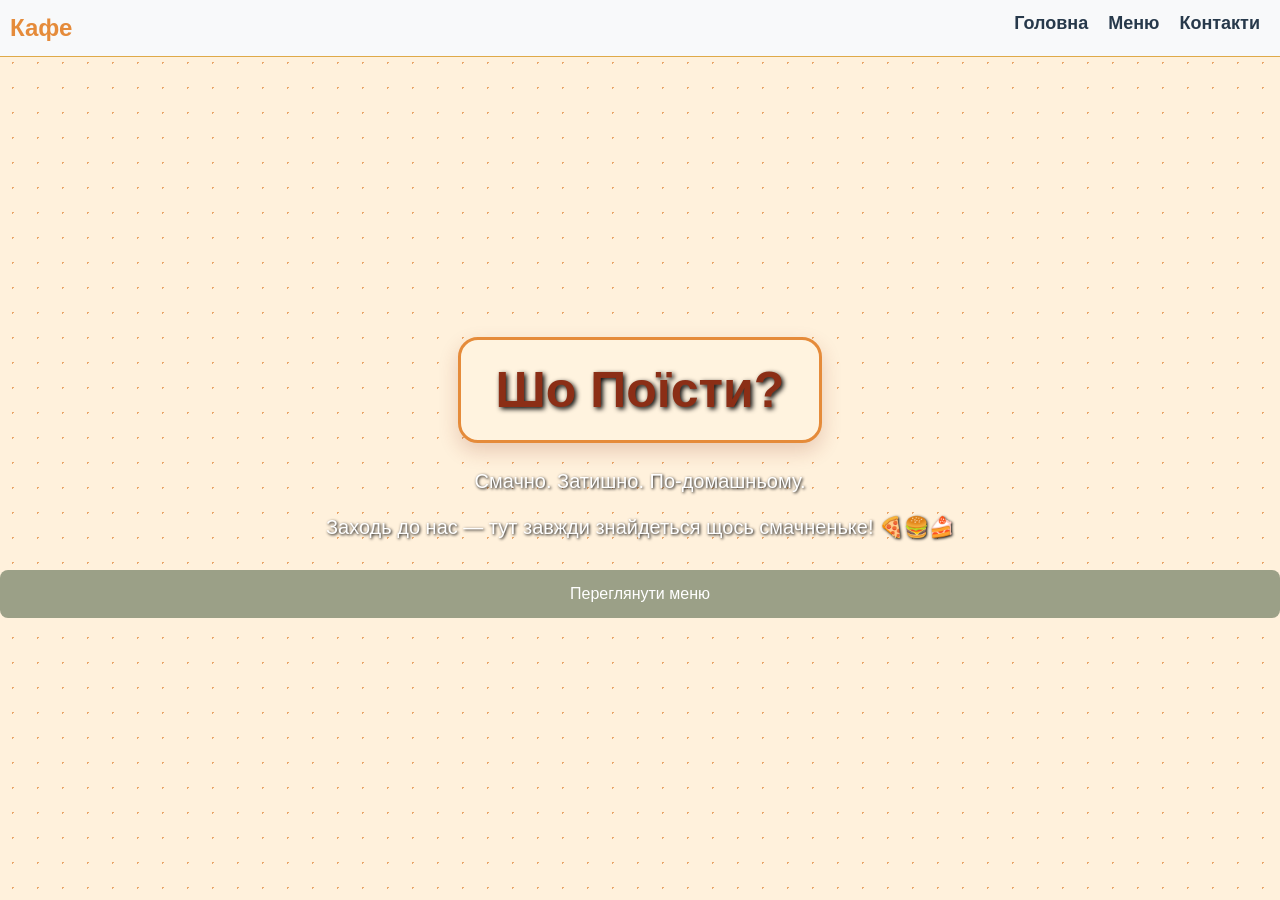
<file: index.html>
<!DOCTYPE html>
<html lang="uk">
<head>
    <meta charset="UTF-8">
    <meta name="viewport" content="width=device-width, initial-scale=1.0">
    <title>Реліз</title>
    <link href="https://cdn.jsdelivr.net/npm/bootstrap@5.3.2/dist/css/bootstrap.min.css" rel="stylesheet">
    <link rel="stylesheet" href="style.css"> 
</head> 

<body> 

<header class="topbar"> 
    <a class="logo" href=index.html>Кафе </a>
<nav class="nav"> 
<a href="Index.html">Головна</a>
<a href="mems.html">Меню
</a>
<a href="contacts.html">Контакти</a> 
</a>

</nav>
</header>
<main> 
  <div class="hero"> 
    <h1>Шо Поїсти?</h1> 
    <p> Смачно. Затишно. По-домашньому. </p>
     <p> Заходь до нас — тут завжди знайдеться щось смачненьке! 🍕🍔🍰 </p>
     <a href="mems.html" class="btn-menu"> Переглянути меню </a> 
    </div>
</main> 

<footer>
    

</footer>
</file>
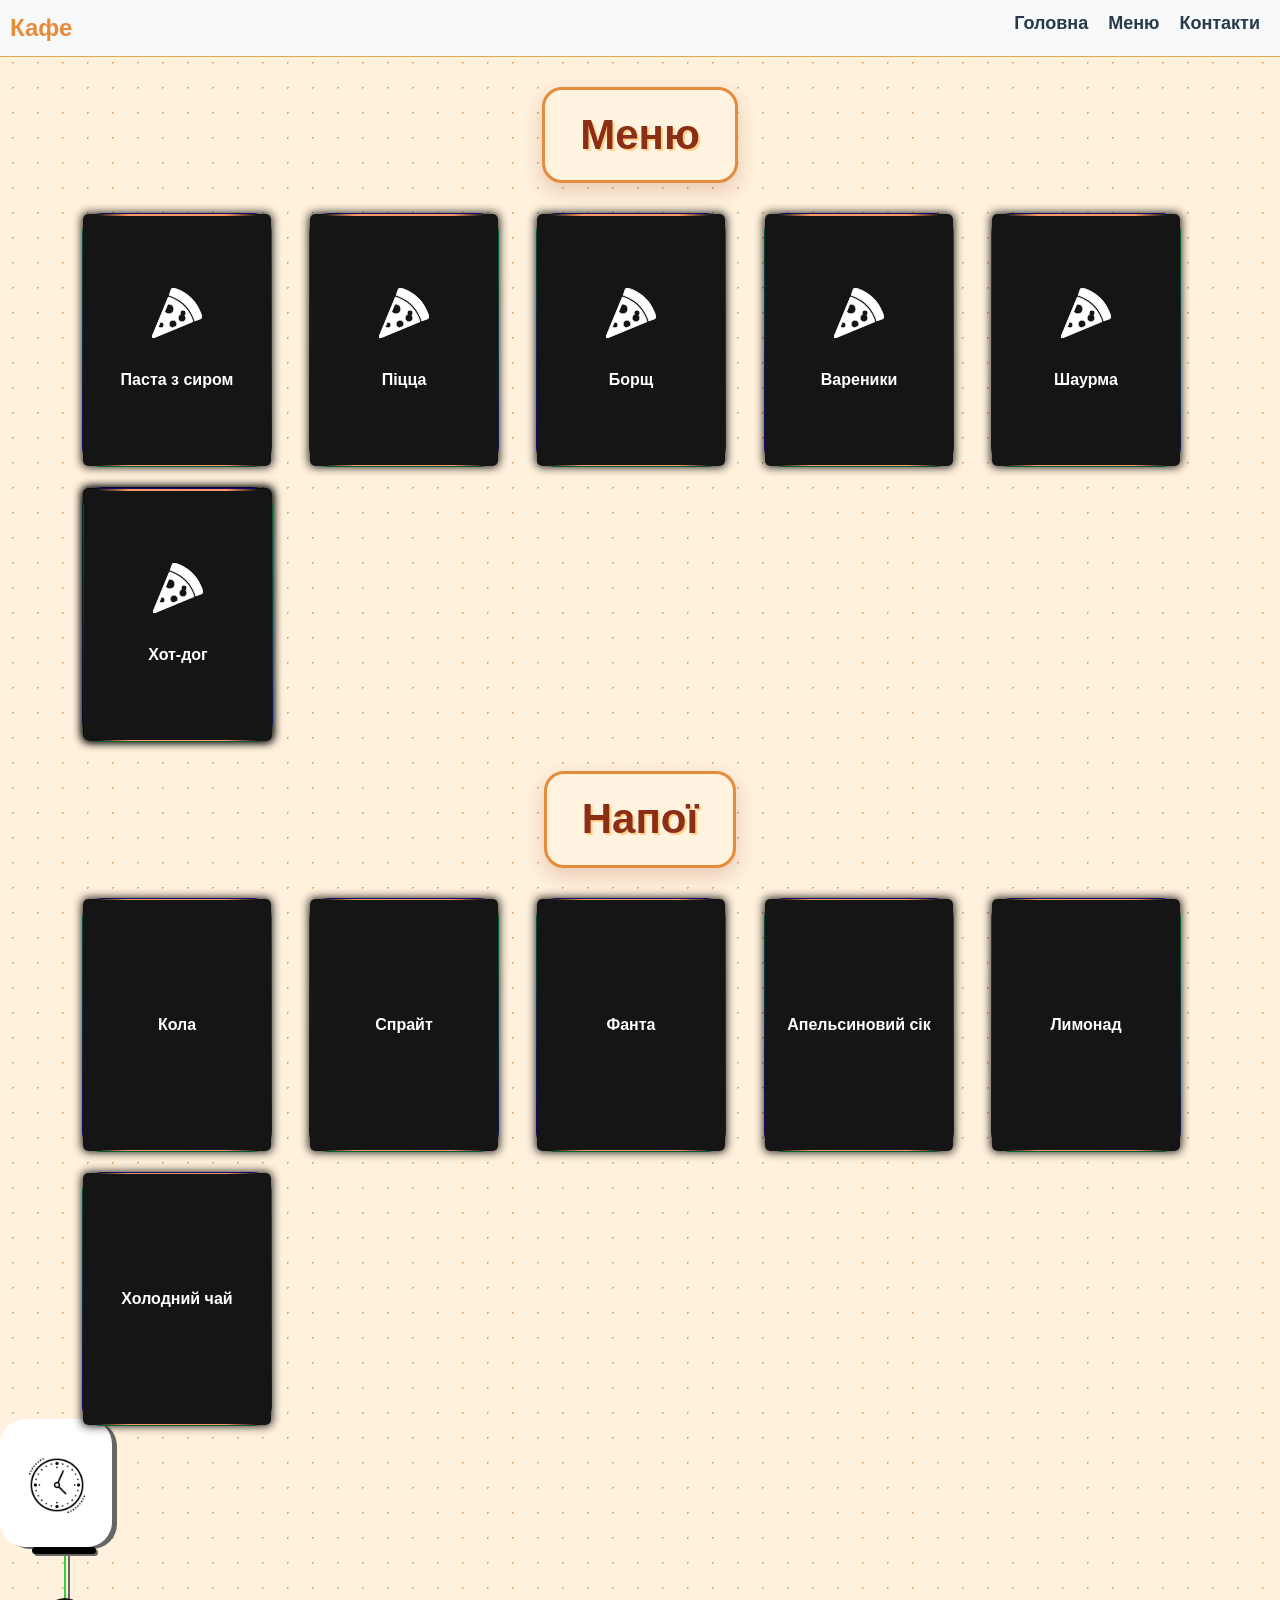
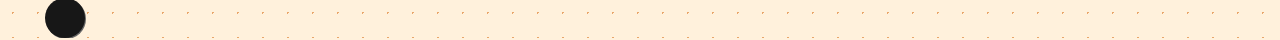
<file: mems.html>
<!DOCTYPE html>
<html lang="uk">
<head>
    <meta charset="UTF-8">
    <meta name="viewport" content="width=device-width, initial-scale=1.0">
    <title>Реліз</title>
    <link href="https://cdn.jsdelivr.net/npm/bootstrap@5.3.2/dist/css/bootstrap.min.css" rel="stylesheet">
    <link rel="stylesheet" href="style.css"> 
</head> 

<body> 

<header class="topbar"> 
    <a class="logo" href=index.html>Кафе </a>
<nav class="nav"> 
<a href="Index.html">Головна</a>
<a href="mems.html">Меню
</a>
<a href="contacts.html">Контакти</a>
</a>

</nav>
</header>
<main> 
   <!-- From Uiverse.io by ElSombrero2 --> 
<h1> Меню </h1>
   <div class="container">
<div class="card">
  <div class="content">
    <div class="back">
      <div class="back-content">
        <svg stroke="#ffffff" xmlns:xlink="http://www.w3.org/1999/xlink" xmlns="http://www.w3.org/2000/svg" viewBox="0 0 50 50" height="50px" width="50px" fill="#ffffff">

        <g stroke-width="0" id="SVGRepo_bgCarrier"></g>

        <g stroke-linejoin="round" stroke-linecap="round" id="SVGRepo_tracerCarrier"></g>

        <g id="SVGRepo_iconCarrier">

        <path d="M20.84375 0.03125C20.191406 0.0703125 19.652344 0.425781 19.21875 1.53125C18.988281 2.117188 18.5 3.558594 18.03125 4.9375C17.792969 5.636719 17.570313 6.273438 17.40625 6.75C17.390625 6.796875 17.414063 6.855469 17.40625 6.90625C17.398438 6.925781 17.351563 6.949219 17.34375 6.96875L17.25 7.25C18.566406 7.65625 19.539063 8.058594 19.625 8.09375C22.597656 9.21875 28.351563 11.847656 33.28125 16.78125C38.5 22 41.183594 28.265625 42.09375 30.71875C42.113281 30.761719 42.375 31.535156 42.75 32.84375C42.757813 32.839844 42.777344 32.847656 42.78125 32.84375C43.34375 32.664063 44.953125 32.09375 46.3125 31.625C47.109375 31.351563 47.808594 31.117188 48.15625 31C49.003906 30.714844 49.542969 30.292969 49.8125 29.6875C50.074219 29.109375 50.066406 28.429688 49.75 27.6875C49.605469 27.347656 49.441406 26.917969 49.25 26.4375C47.878906 23.007813 45.007813 15.882813 39.59375 10.46875C33.613281 4.484375 25.792969 1.210938 22.125 0.21875C21.648438 0.0898438 21.234375 0.0078125 20.84375 0.03125 Z M 16.46875 9.09375L0.0625 48.625C-0.09375 48.996094 -0.00390625 49.433594 0.28125 49.71875C0.472656 49.910156 0.738281 50 1 50C1.128906 50 1.253906 49.988281 1.375 49.9375L40.90625 33.59375C40.523438 32.242188 40.222656 31.449219 40.21875 31.4375C39.351563 29.089844 36.816406 23.128906 31.875 18.1875C27.035156 13.34375 21.167969 10.804688 18.875 9.9375C18.84375 9.925781 17.8125 9.5 16.46875 9.09375 Z M 17 16C19.761719 16 22 18.238281 22 21C22 23.761719 19.761719 26 17 26C15.140625 26 13.550781 24.972656 12.6875 23.46875L15.6875 16.1875C16.101563 16.074219 16.550781 16 17 16 Z M 31 22C32.65625 22 34 23.34375 34 25C34 25.917969 33.585938 26.730469 32.9375 27.28125L32.90625 27.28125C33.570313 27.996094 34 28.949219 34 30C34 32.210938 32.210938 34 30 34C27.789063 34 26 32.210938 26 30C26 28.359375 26.996094 26.960938 28.40625 26.34375L28.3125 26.3125C28.117188 25.917969 28 25.472656 28 25C28 23.34375 29.34375 22 31 22 Z M 21 32C23.210938 32 25 33.789063 25 36C25 36.855469 24.710938 37.660156 24.25 38.3125L20.3125 39.9375C18.429688 39.609375 17 37.976563 17 36C17 33.789063 18.789063 32 21 32 Z M 9 34C10.65625 34 12 35.34375 12 37C12 38.65625 10.65625 40 9 40C7.902344 40 6.960938 39.414063 6.4375 38.53125L8.25 34.09375C8.488281 34.03125 8.742188 34 9 34Z"></path>

        </g>

        </svg>
        <strong>Паста з сиром</strong>
      </div>
    </div>
  <div class="front">
  <div class="img">
    <img src="pasta.jpg" alt="pasta">
  </div>

      <div class="front-content">
        <small class="badge">Pasta</small>
        <div class="description">
          <div class="title">
            <p class="title">
              <strong>pasta</strong>
            </p>
            <svg fill-rule="nonzero" height="15px" width="15px" viewBox="0,0,256,256" xmlns:xlink="http://www.w3.org/1999/xlink" xmlns="http://www.w3.org/2000/svg"><g style="mix-blend-mode: normal" text-anchor="none" font-size="none" font-weight="none" font-family="none" stroke-dashoffset="0" stroke-dasharray="" stroke-miterlimit="10" stroke-linejoin="miter" stroke-linecap="butt" stroke-width="1" stroke="none" fill-rule="nonzero" fill="#20c997"><g transform="scale(8,8)"><path d="M25,27l-9,-6.75l-9,6.75v-23h18z"></path></g></g></svg>
          </div>
          <p class="card-footer">
            30 Mins &nbsp; | &nbsp; 1 Serving
          </p>
        </div>
      </div>
    </div>
  </div>
</div>


<div class="card">
  <div class="content">
    <div class="back">
      <div class="back-content">
        <svg stroke="#ffffff" xmlns:xlink="http://www.w3.org/1999/xlink" xmlns="http://www.w3.org/2000/svg" viewBox="0 0 50 50" height="50px" width="50px" fill="#ffffff">

        <g stroke-width="0" id="SVGRepo_bgCarrier"></g>

        <g stroke-linejoin="round" stroke-linecap="round" id="SVGRepo_tracerCarrier"></g>

        <g id="SVGRepo_iconCarrier">

        <path d="M20.84375 0.03125C20.191406 0.0703125 19.652344 0.425781 19.21875 1.53125C18.988281 2.117188 18.5 3.558594 18.03125 4.9375C17.792969 5.636719 17.570313 6.273438 17.40625 6.75C17.390625 6.796875 17.414063 6.855469 17.40625 6.90625C17.398438 6.925781 17.351563 6.949219 17.34375 6.96875L17.25 7.25C18.566406 7.65625 19.539063 8.058594 19.625 8.09375C22.597656 9.21875 28.351563 11.847656 33.28125 16.78125C38.5 22 41.183594 28.265625 42.09375 30.71875C42.113281 30.761719 42.375 31.535156 42.75 32.84375C42.757813 32.839844 42.777344 32.847656 42.78125 32.84375C43.34375 32.664063 44.953125 32.09375 46.3125 31.625C47.109375 31.351563 47.808594 31.117188 48.15625 31C49.003906 30.714844 49.542969 30.292969 49.8125 29.6875C50.074219 29.109375 50.066406 28.429688 49.75 27.6875C49.605469 27.347656 49.441406 26.917969 49.25 26.4375C47.878906 23.007813 45.007813 15.882813 39.59375 10.46875C33.613281 4.484375 25.792969 1.210938 22.125 0.21875C21.648438 0.0898438 21.234375 0.0078125 20.84375 0.03125 Z M 16.46875 9.09375L0.0625 48.625C-0.09375 48.996094 -0.00390625 49.433594 0.28125 49.71875C0.472656 49.910156 0.738281 50 1 50C1.128906 50 1.253906 49.988281 1.375 49.9375L40.90625 33.59375C40.523438 32.242188 40.222656 31.449219 40.21875 31.4375C39.351563 29.089844 36.816406 23.128906 31.875 18.1875C27.035156 13.34375 21.167969 10.804688 18.875 9.9375C18.84375 9.925781 17.8125 9.5 16.46875 9.09375 Z M 17 16C19.761719 16 22 18.238281 22 21C22 23.761719 19.761719 26 17 26C15.140625 26 13.550781 24.972656 12.6875 23.46875L15.6875 16.1875C16.101563 16.074219 16.550781 16 17 16 Z M 31 22C32.65625 22 34 23.34375 34 25C34 25.917969 33.585938 26.730469 32.9375 27.28125L32.90625 27.28125C33.570313 27.996094 34 28.949219 34 30C34 32.210938 32.210938 34 30 34C27.789063 34 26 32.210938 26 30C26 28.359375 26.996094 26.960938 28.40625 26.34375L28.3125 26.3125C28.117188 25.917969 28 25.472656 28 25C28 23.34375 29.34375 22 31 22 Z M 21 32C23.210938 32 25 33.789063 25 36C25 36.855469 24.710938 37.660156 24.25 38.3125L20.3125 39.9375C18.429688 39.609375 17 37.976563 17 36C17 33.789063 18.789063 32 21 32 Z M 9 34C10.65625 34 12 35.34375 12 37C12 38.65625 10.65625 40 9 40C7.902344 40 6.960938 39.414063 6.4375 38.53125L8.25 34.09375C8.488281 34.03125 8.742188 34 9 34Z"></path>

        </g>

        </svg>
        <strong>Піцца</strong>
      </div>
    </div>
  <div class="front">
  <div class="img">
    <img src="karbonara.png" alt="karbonara">
  </div>

      <div class="front-content">
        <small class="badge">Піцца</small>
        <div class="description">
          <div class="title">
            <p class="title">
              <strong>Піцца карбонара</strong>
            </p>
            <svg fill-rule="nonzero" height="15px" width="15px" viewBox="0,0,256,256" xmlns:xlink="http://www.w3.org/1999/xlink" xmlns="http://www.w3.org/2000/svg"><g style="mix-blend-mode: normal" text-anchor="none" font-size="none" font-weight="none" font-family="none" stroke-dashoffset="0" stroke-dasharray="" stroke-miterlimit="10" stroke-linejoin="miter" stroke-linecap="butt" stroke-width="1" stroke="none" fill-rule="nonzero" fill="#20c997"><g transform="scale(8,8)"><path d="M25,27l-9,-6.75l-9,6.75v-23h18z"></path></g></g></svg>
          </div>
          <p class="card-footer">
            15 Mins &nbsp; | &nbsp; 1 Serving
          </p>
        </div>
      </div>
    </div>
  </div>
</div>






<div class="card">
  <div class="content">
    <div class="back">
      <div class="back-content">
        <svg stroke="#ffffff" xmlns:xlink="" xmlns="http://www.w3.org/2000/svg" viewBox="0 0 50 50" height="50px" width="50px" fill="#ffffff">

        <g stroke-width="0" id="SVGRepo_bgCarrier"></g>

        <g stroke-linejoin="round" stroke-linecap="round" id="SVGRepo_tracerCarrier"></g>

        <g id="SVGRepo_iconCarrier">

        <path d="M20.84375 0.03125C20.191406 0.0703125 19.652344 0.425781 19.21875 1.53125C18.988281 2.117188 18.5 3.558594 18.03125 4.9375C17.792969 5.636719 17.570313 6.273438 17.40625 6.75C17.390625 6.796875 17.414063 6.855469 17.40625 6.90625C17.398438 6.925781 17.351563 6.949219 17.34375 6.96875L17.25 7.25C18.566406 7.65625 19.539063 8.058594 19.625 8.09375C22.597656 9.21875 28.351563 11.847656 33.28125 16.78125C38.5 22 41.183594 28.265625 42.09375 30.71875C42.113281 30.761719 42.375 31.535156 42.75 32.84375C42.757813 32.839844 42.777344 32.847656 42.78125 32.84375C43.34375 32.664063 44.953125 32.09375 46.3125 31.625C47.109375 31.351563 47.808594 31.117188 48.15625 31C49.003906 30.714844 49.542969 30.292969 49.8125 29.6875C50.074219 29.109375 50.066406 28.429688 49.75 27.6875C49.605469 27.347656 49.441406 26.917969 49.25 26.4375C47.878906 23.007813 45.007813 15.882813 39.59375 10.46875C33.613281 4.484375 25.792969 1.210938 22.125 0.21875C21.648438 0.0898438 21.234375 0.0078125 20.84375 0.03125 Z M 16.46875 9.09375L0.0625 48.625C-0.09375 48.996094 -0.00390625 49.433594 0.28125 49.71875C0.472656 49.910156 0.738281 50 1 50C1.128906 50 1.253906 49.988281 1.375 49.9375L40.90625 33.59375C40.523438 32.242188 40.222656 31.449219 40.21875 31.4375C39.351563 29.089844 36.816406 23.128906 31.875 18.1875C27.035156 13.34375 21.167969 10.804688 18.875 9.9375C18.84375 9.925781 17.8125 9.5 16.46875 9.09375 Z M 17 16C19.761719 16 22 18.238281 22 21C22 23.761719 19.761719 26 17 26C15.140625 26 13.550781 24.972656 12.6875 23.46875L15.6875 16.1875C16.101563 16.074219 16.550781 16 17 16 Z M 31 22C32.65625 22 34 23.34375 34 25C34 25.917969 33.585938 26.730469 32.9375 27.28125L32.90625 27.28125C33.570313 27.996094 34 28.949219 34 30C34 32.210938 32.210938 34 30 34C27.789063 34 26 32.210938 26 30C26 28.359375 26.996094 26.960938 28.40625 26.34375L28.3125 26.3125C28.117188 25.917969 28 25.472656 28 25C28 23.34375 29.34375 22 31 22 Z M 21 32C23.210938 32 25 33.789063 25 36C25 36.855469 24.710938 37.660156 24.25 38.3125L20.3125 39.9375C18.429688 39.609375 17 37.976563 17 36C17 33.789063 18.789063 32 21 32 Z M 9 34C10.65625 34 12 35.34375 12 37C12 38.65625 10.65625 40 9 40C7.902344 40 6.960938 39.414063 6.4375 38.53125L8.25 34.09375C8.488281 34.03125 8.742188 34 9 34Z"></path>

        </g>

        </svg>
        <strong>Борщ</strong>
      </div>
    </div>


      <div class="front">
  <div class="img">
    <img src="Borscht_served.jpg" alt="Borscht">
  </div>

      <div class="front-content">
        <small class="badge">Soup</small>
        <div class="description">
          <div class="title">
            <p class="title">
              <strong>Борщ</strong>
            </p>
            <svg fill-rule="nonzero" height="15px" width="15px" viewBox="0,0,256,256" xmlns:xlink="http://www.w3.org/1999/xlink" xmlns="http://www.w3.org/2000/svg"><g style="mix-blend-mode: normal" text-anchor="none" font-size="none" font-weight="none" font-family="none" stroke-dashoffset="0" stroke-dasharray="" stroke-miterlimit="10" stroke-linejoin="miter" stroke-linecap="butt" stroke-width="1" stroke="none" fill-rule="nonzero" fill="#20c997"><g transform="scale(8,8)"><path d="M25,27l-9,-6.75l-9,6.75v-23h18z"></path></g></g></svg>
          </div>
          <p class="card-footer">
            13 Mins &nbsp; | &nbsp; 1 Serving
          </p>
        </div>
      </div>
    </div>
  </div>
</div>






<div class="card">
  <div class="content">
    <div class="back">
      <div class="back-content">
        <svg stroke="#ffffff" xmlns:xlink="" xmlns="http://www.w3.org/2000/svg" viewBox="0 0 50 50" height="50px" width="50px" fill="#ffffff">

        <g stroke-width="0" id="SVGRepo_bgCarrier"></g>

        <g stroke-linejoin="round" stroke-linecap="round" id="SVGRepo_tracerCarrier"></g>

        <g id="SVGRepo_iconCarrier">

        <path d="M20.84375 0.03125C20.191406 0.0703125 19.652344 0.425781 19.21875 1.53125C18.988281 2.117188 18.5 3.558594 18.03125 4.9375C17.792969 5.636719 17.570313 6.273438 17.40625 6.75C17.390625 6.796875 17.414063 6.855469 17.40625 6.90625C17.398438 6.925781 17.351563 6.949219 17.34375 6.96875L17.25 7.25C18.566406 7.65625 19.539063 8.058594 19.625 8.09375C22.597656 9.21875 28.351563 11.847656 33.28125 16.78125C38.5 22 41.183594 28.265625 42.09375 30.71875C42.113281 30.761719 42.375 31.535156 42.75 32.84375C42.757813 32.839844 42.777344 32.847656 42.78125 32.84375C43.34375 32.664063 44.953125 32.09375 46.3125 31.625C47.109375 31.351563 47.808594 31.117188 48.15625 31C49.003906 30.714844 49.542969 30.292969 49.8125 29.6875C50.074219 29.109375 50.066406 28.429688 49.75 27.6875C49.605469 27.347656 49.441406 26.917969 49.25 26.4375C47.878906 23.007813 45.007813 15.882813 39.59375 10.46875C33.613281 4.484375 25.792969 1.210938 22.125 0.21875C21.648438 0.0898438 21.234375 0.0078125 20.84375 0.03125 Z M 16.46875 9.09375L0.0625 48.625C-0.09375 48.996094 -0.00390625 49.433594 0.28125 49.71875C0.472656 49.910156 0.738281 50 1 50C1.128906 50 1.253906 49.988281 1.375 49.9375L40.90625 33.59375C40.523438 32.242188 40.222656 31.449219 40.21875 31.4375C39.351563 29.089844 36.816406 23.128906 31.875 18.1875C27.035156 13.34375 21.167969 10.804688 18.875 9.9375C18.84375 9.925781 17.8125 9.5 16.46875 9.09375 Z M 17 16C19.761719 16 22 18.238281 22 21C22 23.761719 19.761719 26 17 26C15.140625 26 13.550781 24.972656 12.6875 23.46875L15.6875 16.1875C16.101563 16.074219 16.550781 16 17 16 Z M 31 22C32.65625 22 34 23.34375 34 25C34 25.917969 33.585938 26.730469 32.9375 27.28125L32.90625 27.28125C33.570313 27.996094 34 28.949219 34 30C34 32.210938 32.210938 34 30 34C27.789063 34 26 32.210938 26 30C26 28.359375 26.996094 26.960938 28.40625 26.34375L28.3125 26.3125C28.117188 25.917969 28 25.472656 28 25C28 23.34375 29.34375 22 31 22 Z M 21 32C23.210938 32 25 33.789063 25 36C25 36.855469 24.710938 37.660156 24.25 38.3125L20.3125 39.9375C18.429688 39.609375 17 37.976563 17 36C17 33.789063 18.789063 32 21 32 Z M 9 34C10.65625 34 12 35.34375 12 37C12 38.65625 10.65625 40 9 40C7.902344 40 6.960938 39.414063 6.4375 38.53125L8.25 34.09375C8.488281 34.03125 8.742188 34 9 34Z"></path>

        </g>

        </svg>
        <strong>Вареники</strong>
      </div>
    </div>


      <div class="front">
  <div class="img">
    <img src="images.jpg" alt="Вареники">
  </div>

      <div class="front-content">
        <small class="badge">Вареники</small>
        <div class="description">
          <div class="title">
            <p class="title">
              <strong>Вареники</strong>
            </p>
            <svg fill-rule="nonzero" height="15px" width="15px" viewBox="0,0,256,256" xmlns:xlink="http://www.w3.org/1999/xlink" xmlns="http://www.w3.org/2000/svg"><g style="mix-blend-mode: normal" text-anchor="none" font-size="none" font-weight="none" font-family="none" stroke-dashoffset="0" stroke-dasharray="" stroke-miterlimit="10" stroke-linejoin="miter" stroke-linecap="butt" stroke-width="1" stroke="none" fill-rule="nonzero" fill="#20c997"><g transform="scale(8,8)"><path d="M25,27l-9,-6.75l-9,6.75v-23h18z"></path></g></g></svg>
          </div>
          <p class="card-footer">
            20 Mins &nbsp; | &nbsp; 1 Serving
          </p>
        </div>
      </div>
    </div>
  </div>
</div>




<div class="card">
  <div class="content">
    <div class="back">
      <div class="back-content">
        <svg stroke="#ffffff" xmlns:xlink="" xmlns="http://www.w3.org/2000/svg" viewBox="0 0 50 50" height="50px" width="50px" fill="#ffffff">

        <g stroke-width="0" id="SVGRepo_bgCarrier"></g>

        <g stroke-linejoin="round" stroke-linecap="round" id="SVGRepo_tracerCarrier"></g>

        <g id="SVGRepo_iconCarrier">

        <path d="M20.84375 0.03125C20.191406 0.0703125 19.652344 0.425781 19.21875 1.53125C18.988281 2.117188 18.5 3.558594 18.03125 4.9375C17.792969 5.636719 17.570313 6.273438 17.40625 6.75C17.390625 6.796875 17.414063 6.855469 17.40625 6.90625C17.398438 6.925781 17.351563 6.949219 17.34375 6.96875L17.25 7.25C18.566406 7.65625 19.539063 8.058594 19.625 8.09375C22.597656 9.21875 28.351563 11.847656 33.28125 16.78125C38.5 22 41.183594 28.265625 42.09375 30.71875C42.113281 30.761719 42.375 31.535156 42.75 32.84375C42.757813 32.839844 42.777344 32.847656 42.78125 32.84375C43.34375 32.664063 44.953125 32.09375 46.3125 31.625C47.109375 31.351563 47.808594 31.117188 48.15625 31C49.003906 30.714844 49.542969 30.292969 49.8125 29.6875C50.074219 29.109375 50.066406 28.429688 49.75 27.6875C49.605469 27.347656 49.441406 26.917969 49.25 26.4375C47.878906 23.007813 45.007813 15.882813 39.59375 10.46875C33.613281 4.484375 25.792969 1.210938 22.125 0.21875C21.648438 0.0898438 21.234375 0.0078125 20.84375 0.03125 Z M 16.46875 9.09375L0.0625 48.625C-0.09375 48.996094 -0.00390625 49.433594 0.28125 49.71875C0.472656 49.910156 0.738281 50 1 50C1.128906 50 1.253906 49.988281 1.375 49.9375L40.90625 33.59375C40.523438 32.242188 40.222656 31.449219 40.21875 31.4375C39.351563 29.089844 36.816406 23.128906 31.875 18.1875C27.035156 13.34375 21.167969 10.804688 18.875 9.9375C18.84375 9.925781 17.8125 9.5 16.46875 9.09375 Z M 17 16C19.761719 16 22 18.238281 22 21C22 23.761719 19.761719 26 17 26C15.140625 26 13.550781 24.972656 12.6875 23.46875L15.6875 16.1875C16.101563 16.074219 16.550781 16 17 16 Z M 31 22C32.65625 22 34 23.34375 34 25C34 25.917969 33.585938 26.730469 32.9375 27.28125L32.90625 27.28125C33.570313 27.996094 34 28.949219 34 30C34 32.210938 32.210938 34 30 34C27.789063 34 26 32.210938 26 30C26 28.359375 26.996094 26.960938 28.40625 26.34375L28.3125 26.3125C28.117188 25.917969 28 25.472656 28 25C28 23.34375 29.34375 22 31 22 Z M 21 32C23.210938 32 25 33.789063 25 36C25 36.855469 24.710938 37.660156 24.25 38.3125L20.3125 39.9375C18.429688 39.609375 17 37.976563 17 36C17 33.789063 18.789063 32 21 32 Z M 9 34C10.65625 34 12 35.34375 12 37C12 38.65625 10.65625 40 9 40C7.902344 40 6.960938 39.414063 6.4375 38.53125L8.25 34.09375C8.488281 34.03125 8.742188 34 9 34Z"></path>

        </g>

        </svg>
        <strong>Шаурма</strong>
      </div>
    </div>


      <div class="front">
  <div class="img">
    <img src="Та-сама-Шаурма-Курица-large_webp.webp" alt="Шаурма">
  </div>

      <div class="front-content">
        <small class="badge">Шаурма</small>
        <div class="description">
          <div class="title">
            <p class="title">
              <strong>Шаурма</strong>
            </p>
            <svg fill-rule="nonzero" height="15px" width="15px" viewBox="0,0,256,256" xmlns:xlink="http://www.w3.org/1999/xlink" xmlns="http://www.w3.org/2000/svg"><g style="mix-blend-mode: normal" text-anchor="none" font-size="none" font-weight="none" font-family="none" stroke-dashoffset="0" stroke-dasharray="" stroke-miterlimit="10" stroke-linejoin="miter" stroke-linecap="butt" stroke-width="1" stroke="none" fill-rule="nonzero" fill="#20c997"><g transform="scale(8,8)"><path d="M25,27l-9,-6.75l-9,6.75v-23h18z"></path></g></g></svg>
          </div>
          <p class="card-footer">
            10 Mins &nbsp; | &nbsp; 1 Serving
          </p>
        </div>
      </div>
    </div>
  </div>
</div>

<div class="card">
  <div class="content">
    <div class="back">
      <div class="back-content">
        <svg stroke="#ffffff" xmlns:xlink="" xmlns="http://www.w3.org/2000/svg" viewBox="0 0 50 50" height="50px" width="50px" fill="#ffffff">

        <g stroke-width="0" id="SVGRepo_bgCarrier"></g>

        <g stroke-linejoin="round" stroke-linecap="round" id="SVGRepo_tracerCarrier"></g>

        <g id="SVGRepo_iconCarrier">

        <path d="M20.84375 0.03125C20.191406 0.0703125 19.652344 0.425781 19.21875 1.53125C18.988281 2.117188 18.5 3.558594 18.03125 4.9375C17.792969 5.636719 17.570313 6.273438 17.40625 6.75C17.390625 6.796875 17.414063 6.855469 17.40625 6.90625C17.398438 6.925781 17.351563 6.949219 17.34375 6.96875L17.25 7.25C18.566406 7.65625 19.539063 8.058594 19.625 8.09375C22.597656 9.21875 28.351563 11.847656 33.28125 16.78125C38.5 22 41.183594 28.265625 42.09375 30.71875C42.113281 30.761719 42.375 31.535156 42.75 32.84375C42.757813 32.839844 42.777344 32.847656 42.78125 32.84375C43.34375 32.664063 44.953125 32.09375 46.3125 31.625C47.109375 31.351563 47.808594 31.117188 48.15625 31C49.003906 30.714844 49.542969 30.292969 49.8125 29.6875C50.074219 29.109375 50.066406 28.429688 49.75 27.6875C49.605469 27.347656 49.441406 26.917969 49.25 26.4375C47.878906 23.007813 45.007813 15.882813 39.59375 10.46875C33.613281 4.484375 25.792969 1.210938 22.125 0.21875C21.648438 0.0898438 21.234375 0.0078125 20.84375 0.03125 Z M 16.46875 9.09375L0.0625 48.625C-0.09375 48.996094 -0.00390625 49.433594 0.28125 49.71875C0.472656 49.910156 0.738281 50 1 50C1.128906 50 1.253906 49.988281 1.375 49.9375L40.90625 33.59375C40.523438 32.242188 40.222656 31.449219 40.21875 31.4375C39.351563 29.089844 36.816406 23.128906 31.875 18.1875C27.035156 13.34375 21.167969 10.804688 18.875 9.9375C18.84375 9.925781 17.8125 9.5 16.46875 9.09375 Z M 17 16C19.761719 16 22 18.238281 22 21C22 23.761719 19.761719 26 17 26C15.140625 26 13.550781 24.972656 12.6875 23.46875L15.6875 16.1875C16.101563 16.074219 16.550781 16 17 16 Z M 31 22C32.65625 22 34 23.34375 34 25C34 25.917969 33.585938 26.730469 32.9375 27.28125L32.90625 27.28125C33.570313 27.996094 34 28.949219 34 30C34 32.210938 32.210938 34 30 34C27.789063 34 26 32.210938 26 30C26 28.359375 26.996094 26.960938 28.40625 26.34375L28.3125 26.3125C28.117188 25.917969 28 25.472656 28 25C28 23.34375 29.34375 22 31 22 Z M 21 32C23.210938 32 25 33.789063 25 36C25 36.855469 24.710938 37.660156 24.25 38.3125L20.3125 39.9375C18.429688 39.609375 17 37.976563 17 36C17 33.789063 18.789063 32 21 32 Z M 9 34C10.65625 34 12 35.34375 12 37C12 38.65625 10.65625 40 9 40C7.902344 40 6.960938 39.414063 6.4375 38.53125L8.25 34.09375C8.488281 34.03125 8.742188 34 9 34Z"></path>

        </g>

        </svg>
        <strong>Шаурма</strong>
      </div>
    </div>



<div class="card">
  <div class="content">
    <div class="back">
      <div class="back-content">
        <svg stroke="#ffffff" xmlns:xlink="" xmlns="http://www.w3.org/2000/svg" viewBox="0 0 50 50" height="50px" width="50px" fill="#ffffff">

        <g stroke-width="0" id="SVGRepo_bgCarrier"></g>

        <g stroke-linejoin="round" stroke-linecap="round" id="SVGRepo_tracerCarrier"></g>

        <g id="SVGRepo_iconCarrier">

        <path d="M20.84375 0.03125C20.191406 0.0703125 19.652344 0.425781 19.21875 1.53125C18.988281 2.117188 18.5 3.558594 18.03125 4.9375C17.792969 5.636719 17.570313 6.273438 17.40625 6.75C17.390625 6.796875 17.414063 6.855469 17.40625 6.90625C17.398438 6.925781 17.351563 6.949219 17.34375 6.96875L17.25 7.25C18.566406 7.65625 19.539063 8.058594 19.625 8.09375C22.597656 9.21875 28.351563 11.847656 33.28125 16.78125C38.5 22 41.183594 28.265625 42.09375 30.71875C42.113281 30.761719 42.375 31.535156 42.75 32.84375C42.757813 32.839844 42.777344 32.847656 42.78125 32.84375C43.34375 32.664063 44.953125 32.09375 46.3125 31.625C47.109375 31.351563 47.808594 31.117188 48.15625 31C49.003906 30.714844 49.542969 30.292969 49.8125 29.6875C50.074219 29.109375 50.066406 28.429688 49.75 27.6875C49.605469 27.347656 49.441406 26.917969 49.25 26.4375C47.878906 23.007813 45.007813 15.882813 39.59375 10.46875C33.613281 4.484375 25.792969 1.210938 22.125 0.21875C21.648438 0.0898438 21.234375 0.0078125 20.84375 0.03125 Z M 16.46875 9.09375L0.0625 48.625C-0.09375 48.996094 -0.00390625 49.433594 0.28125 49.71875C0.472656 49.910156 0.738281 50 1 50C1.128906 50 1.253906 49.988281 1.375 49.9375L40.90625 33.59375C40.523438 32.242188 40.222656 31.449219 40.21875 31.4375C39.351563 29.089844 36.816406 23.128906 31.875 18.1875C27.035156 13.34375 21.167969 10.804688 18.875 9.9375C18.84375 9.925781 17.8125 9.5 16.46875 9.09375 Z M 17 16C19.761719 16 22 18.238281 22 21C22 23.761719 19.761719 26 17 26C15.140625 26 13.550781 24.972656 12.6875 23.46875L15.6875 16.1875C16.101563 16.074219 16.550781 16 17 16 Z M 31 22C32.65625 22 34 23.34375 34 25C34 25.917969 33.585938 26.730469 32.9375 27.28125L32.90625 27.28125C33.570313 27.996094 34 28.949219 34 30C34 32.210938 32.210938 34 30 34C27.789063 34 26 32.210938 26 30C26 28.359375 26.996094 26.960938 28.40625 26.34375L28.3125 26.3125C28.117188 25.917969 28 25.472656 28 25C28 23.34375 29.34375 22 31 22 Z M 21 32C23.210938 32 25 33.789063 25 36C25 36.855469 24.710938 37.660156 24.25 38.3125L20.3125 39.9375C18.429688 39.609375 17 37.976563 17 36C17 33.789063 18.789063 32 21 32 Z M 9 34C10.65625 34 12 35.34375 12 37C12 38.65625 10.65625 40 9 40C7.902344 40 6.960938 39.414063 6.4375 38.53125L8.25 34.09375C8.488281 34.03125 8.742188 34 9 34Z"></path>

        </g>

        </svg>
        <strong>Хот-дог</strong>
      </div>
    </div>


      <div class="front">
  <div class="img">
    <img src="6e2fbc5118c6b8ff6299dfe98bc16f39.jpg" alt="Хот-дог">
  </div>

      <div class="front-content">
        <small class="badge">Хот-дог</small>
        <div class="description">
          <div class="title">
            <p class="title">
              <strong>Хот-дог</strong>
            </p>
            <svg fill-rule="nonzero" height="15px" width="15px" viewBox="0,0,256,256" xmlns:xlink="http://www.w3.org/1999/xlink" xmlns="http://www.w3.org/2000/svg"><g style="mix-blend-mode: normal" text-anchor="none" font-size="none" font-weight="none" font-family="none" stroke-dashoffset="0" stroke-dasharray="" stroke-miterlimit="10" stroke-linejoin="miter" stroke-linecap="butt" stroke-width="1" stroke="none" fill-rule="nonzero" fill="#20c997"><g transform="scale(8,8)"><path d="M25,27l-9,-6.75l-9,6.75v-23h18z"></path></g></g></svg>
          </div>
          <p class="card-footer">
            5 Mins &nbsp; | &nbsp; 1 Serving
          </p>
        </div>
      </div>
    </div>
  </div>
</div>



   </div>

</div>
   </div>
<h1> Напої </h1>
   <!-- БЛОК НАПОЇВ -->
<div class="container">

  <!-- Картка 1 -->
  <div class="card">
    <div class="content">

      <div class="back">
        <div class="back-content">
          <strong>Кола</strong>
        </div>
      </div>

      <div class="front">
        <div class="img">
          <img src="cola.jfif" alt="Кола">
        </div>

        <div class="front-content">
          <small class="badge">Напій</small>

          <div class="description">
            <div class="title">
              <p class="title">
                <strong>Кола</strong>
              </p>
            </div>

            <p class="card-footer">
              5 Mins &nbsp; | &nbsp; 1 Serving
            </p>
          </div>
        </div>
      </div>

    </div>
  </div>


  <!-- Картка 2 -->
  <div class="card">
    <div class="content">

      <div class="back">
        <div class="back-content">
          <strong>Спрайт</strong>
        </div>
      </div>

      <div class="front">
        <div class="img">
          <img src="sprite.jfif" alt="Спрайт">
        </div>

        <div class="front-content">
          <small class="badge">Напій</small>

          <div class="description">
            <div class="title">
              <p class="title">
                <strong>Спрайт</strong>
              </p>
            </div>

            <p class="card-footer">
              5 Mins &nbsp; | &nbsp; 1 Serving
            </p>
          </div>
        </div>
      </div>

    </div>
  </div>


  <!-- Картка 3 -->
  <div class="card">
    <div class="content">

      <div class="back">
        <div class="back-content">
          <strong>Фанта</strong>
        </div>
      </div>

      <div class="front">
        <div class="img">
          <img src="fanta.jfif" alt="Фанта">
        </div>

        <div class="front-content">
          <small class="badge">Напій</small>

          <div class="description">
            <div class="title">
              <p class="title">
                <strong>Фанта</strong>
              </p>
            </div>

            <p class="card-footer">
              5 Mins &nbsp; | &nbsp; 1 Serving
            </p>
          </div>
        </div>
      </div>

    </div>
  </div>


  <!-- Картка 4 -->
  <div class="card">
    <div class="content">

      <div class="back">
        <div class="back-content">
          <strong>Апельсиновий сік</strong>
        </div>
      </div>

      <div class="front">
        <div class="img">
          <img src="sik.jfif" alt="Апельсиновий сік">
        </div>

        <div class="front-content">
          <small class="badge">Сік</small>

          <div class="description">
            <div class="title">
              <p class="title">
                <strong>Апельсиновий сік</strong>
              </p>
            </div>

            <p class="card-footer">
              5 Mins &nbsp; | &nbsp; 1 Serving
            </p>
          </div>
        </div>
      </div>

    </div>
  </div>


  <!-- Картка 5 -->
  <div class="card">
    <div class="content">

      <div class="back">
        <div class="back-content">
          <strong>Лимонад</strong>
        </div>
      </div>

      <div class="front">
        <div class="img">
          <img src="lemonade.jfif" alt="Лимонад">
        </div>

        <div class="front-content">
          <small class="badge">Напій</small>

          <div class="description">
            <div class="title">
              <p class="title">
                <strong>Лимонад</strong>
              </p>
            </div>

            <p class="card-footer">
              5 Mins &nbsp; | &nbsp; 1 Serving
            </p>
          </div>
        </div>
      </div>

    </div>
  </div>


  <!-- Картка 6 -->
  <div class="card">
    <div class="content">

      <div class="back">
        <div class="back-content">
          <strong>Холодний чай</strong>
        </div>
      </div>

      <div class="front">
        <div class="img">
          <img src="ice.jfif" alt="Холодний чай">
        </div>

        <div class="front-content">
          <small class="badge">Напій</small>

          <div class="description">
            <div class="title">
              <p class="title">
                <strong>Холодний чай</strong>
              </p>
            </div>

            <p class="card-footer">
              5 Mins &nbsp; | &nbsp; 1 Serving
            </p>
          </div>
        </div>
      </div>

    </div>
  </div>

</div>














</main> 
<footer>


<!-- From Uiverse.io by Praashoo7 --> 
<div class="loader">
  <svg xml:space="preserve" viewBox="0 0 80 80" height="80px" width="80px" y="0px" x="0px" xmlns:xlink="http://www.w3.org/1999/xlink" xmlns="http://www.w3.org/2000/svg" id="Layer_1" version="1.1" class="clock">  <image href="[data-uri]" y="0" x="0" height="80" width="80" id="image0"></image>
  </svg>
  <div class="stage"></div>
  <div class="hold">
    <div class="ball"></div>
  </div>
</div>



</footer>
</body>


</html>
</file>
<file: style.css>
.topbar {
    background-color: #f8f9fa;
    padding: 10px;
    text-align: center;
    font-size: 24px;
    font-weight: bold;
    display: flex;
    justify-content: space-between;
    border-bottom: 1px solid #dfaa49;
} 

body {
    margin: 0;
    font-family: Arial, sans-serif;
    color: #3b1f14;
cursor: url("ppp.png"), auto;
    background-color: #fff1dc;
    background-image: radial-gradient(#e9a66a 1px, transparent 1px);
    background-size: 25px 25px;
}

h1 {
    text-align: center;
    font-size: 36px;
    margin-bottom: 20px;
    color: #3b1f14;
}

.logo {
    font-size: 24px;
    color: #e58b3a;
    font-weight: bold;
    text-decoration: none;
} 

.nav a{
    color: #e58b3a;
    text-decoration: none;
    margin: 0 10px;
    font-size: 18px;
} 

.nav a:hover {
    color: #0056b3;
    background-color: #e9ecef;
    text-shadow: 0 1px 2px rgba(0, 0, 0, 0.1);
} 
.hero h1 { font-size: 50px; 
  margin-bottom: 15px; 
  text-shadow: 2px 2px 5px black;
 } 

.hero p { font-size: 20px;
   margin: 8px;
    text-shadow: 1px 1px 3px black;
   } 

.btn-menu { 
  display: inline-block;
   margin-top: 20px; 
   padding: 12px 25px; 
   background-color: #9ba087;
    color: white;
     text-decoration: none;
      border-radius: 8px; 
    } 

.btn-menu:hover { background-color: #687429; }
/* From Uiverse.io by Tiagoadag */ 
.card {
 width: 190px;
 height: 254px;
 background-image: linear-gradient(163deg, #00ff75 0%, #3700ff 100%);
 border-radius: 20px;
 transition: all .3s;
}

.card2 {
 width: 190px;
 height: 254px;
 background-color: #1a1a1a;
 border-radius:1;
 transition: all .2s;
}

.card2:hover {
 transform: scale(0.98);
 border-radius: 20px;
}

.card:hover {
 box-shadow: 0px 0px 30px 1px rgba(0, 255, 117, 0.30);
}

.hero{
  display: flex;
  flex-direction: column;
  justify-content: center;
  text-align: center;
  min-height: 90vh;
 background: url("https://cdn-image.zvuk.com/pic?hash=1b4d55f5-0948-44c8-8613-24884b295fd5&id=48840064&size=large&type=release") no-repeat center/cover;
 color: white;
 
} 
.nav a{ 
   color: #27394b;
   text-decoration:none ;
   margin:0 10px;
   font-size: 18px;
} 
/* From Uiverse.io by Praashoo7 */ 
.loader {
  position: relative;
  background-color: white;
  width: 7em;
  height: 8em;
  padding: 3em 1.5em 0;
  top: -0.4em;
  border-radius: 25px;
  z-index: -1;
  box-shadow: 5px 2px 0px #666666;
  box-sizing: border-box;
  flex-shrink: 0;
}

.clock {
  position: relative;
  width: 100%;
  height: 100%;
  top: -1.4em;
  left: 0.05em;
  flex-shrink: 0;
}

.stage {
  position: relative;
  left: 0.5em;
  background-color: black;
  width: 4em;
  height: 0.4em;
  border-radius: 15px;
  box-shadow: 2px 2px 0px #666666;
  z-index: 4;
  flex-shrink: 0;
}

.hold {
  position: relative;
  background-color: limegreen;
  width: 0.1em;
  height: 4em;
  left: 2.5em;
  top: -0.25em;
  animation: dangle 1.3s infinite;
  box-shadow: 4px 4px 0px #666666;
  z-index: -1;
  flex-shrink: 0;
}

@keyframes dangle {
  0% {
    transform-origin: top center;
    transform: rotate(45deg);
  }

  50% {
    transform-origin: top center;
    transform: rotate(-45deg);
  }

  100% {
    transform-origin: top center;
    transform: rotate(45deg);
  }
}

.ball {
  display: inline-block;
  position: relative;
  top: 3em;
  left: -1.2em;
  width: 2.5em;
  height: 2.5em;
  margin: 0;
  border-radius: 50%;
  background: #171717;
  box-shadow: 1px 1px 0px #666666;
  flex-shrink: 0;
}



/* From Uiverse.io by ElSombrero2 */ 
.card {
  overflow: visible;
  width: 190px;
  height: 254px;
}

.content {
  width: 100%;
  height: 100%;
  transform-style: preserve-3d;
  transition: transform 300ms;
  box-shadow: 0px 0px 10px 1px #000000ee;
  border-radius: 5px;
}
.container{
  display: grid;
  grid-template-columns: repeat(auto-fill, minmax(190px, 1fr));
  gap: 20px;
}
h1 {
    padding: 20px 35px;
    margin: 30px auto;
    width: fit-content;

    color: #8b2e16;
    background: #fff3df;

    font-family: Arial, sans-serif;
    font-size: 42px;
    font-weight: 800;
    text-align: center;

    border-radius: 20px;
    border: 3px solid #e58b3a;

    box-shadow: 0 8px 20px rgba(139, 46, 22, 0.2);

    text-shadow: 2px 2px 0 #ffd08a;

    transition: 0.3s;
}

.front, .back {
  background-color: #151515;
  position: absolute;
  width: 100%;
  height: 100%;
  backface-visibility: hidden;
  -webkit-backface-visibility: hidden;
  border-radius: 5px;
  overflow: hidden;
}

.back {
  width: 100%;
  height: 100%;
  justify-content: center;
  display: flex;
  align-items: center;
  overflow: hidden;
}

.back::before {
  position: absolute;
  content: ' ';
  display: block;
  width: 160px;
  height: 160%;
  background: linear-gradient(90deg, transparent, #ff9966, #ff9966, #ff9966, #ff9966, transparent);
  animation: rotation_481 5000ms infinite linear;
}

.back-content {
  position: absolute;
  width: 99%;
  height: 99%;
  background-color: #151515;
  border-radius: 5px;
  color: white;
  display: flex;
  flex-direction: column;
  justify-content: center;
  align-items: center;
  gap: 30px;
}

.card:hover .content {
  transform: rotateY(180deg);
}

@keyframes rotation_481 {
  0% {
    transform: rotateZ(0deg);
  }

  0% {
    transform: rotateZ(360deg);
  }
}

.front {
  transform: rotateY(180deg);
  color: white;
}

.front .front-content {
  position: absolute;
  width: 100%;
  height: 100%;
  padding: 10px;
  display: flex;
  flex-direction: column;
  justify-content: space-between;
}

.front-content .badge {
  background-color: #00000055;
  padding: 2px 10px;
  border-radius: 10px;
  backdrop-filter: blur(2px);
  width: fit-content;
}

.description {
  box-shadow: 0px 0px 10px 5px #00000088;
  width: 100%;
  padding: 10px;
  background-color: #00000099;
  backdrop-filter: blur(5px);
  border-radius: 5px;
}

.title {
  font-size: 11px;
  max-width: 100%;
  display: flex;
  justify-content: space-between;
}

.title p {
  width: 50%;
}

.card-footer {
  color: #ffffff88;
  margin-top: 5px;
  font-size: 8px;
}

.front .img {
  position: absolute;
  width: 100%;
  height: 100%;
  object-fit: cover;
  object-position: center;
}
.img {
  width: 100%;
  height: 100%;
  overflow: hidden;
}

.img img {
  width: 100%;
  height: 100%;
  object-fit: cover;
  display: block;
}

.circle {
  width: 90px;
  height: 90px;
  border-radius: 50%;
  background-color: #ffbb66;
  position: relative;
  filter: blur(15px);
  animation: floating 2600ms infinite linear;
}

#bottom {
  background-color: #ff8866;
  left: 50px;
  top: 0px;
  width: 150px;
  height: 150px;
  animation-delay: -800ms;
}

#right {
  background-color: #ff2233;
  left: 160px;
  top: -80px;
  width: 30px;
  height: 30px;
  animation-delay: -1800ms;
}

@keyframes floating {
  0% {
    transform: translateY(0px);
  }

  50% {
    transform: translateY(10px);
  }

  100% {
    transform: translateY(0px);
  }
}
</file>
